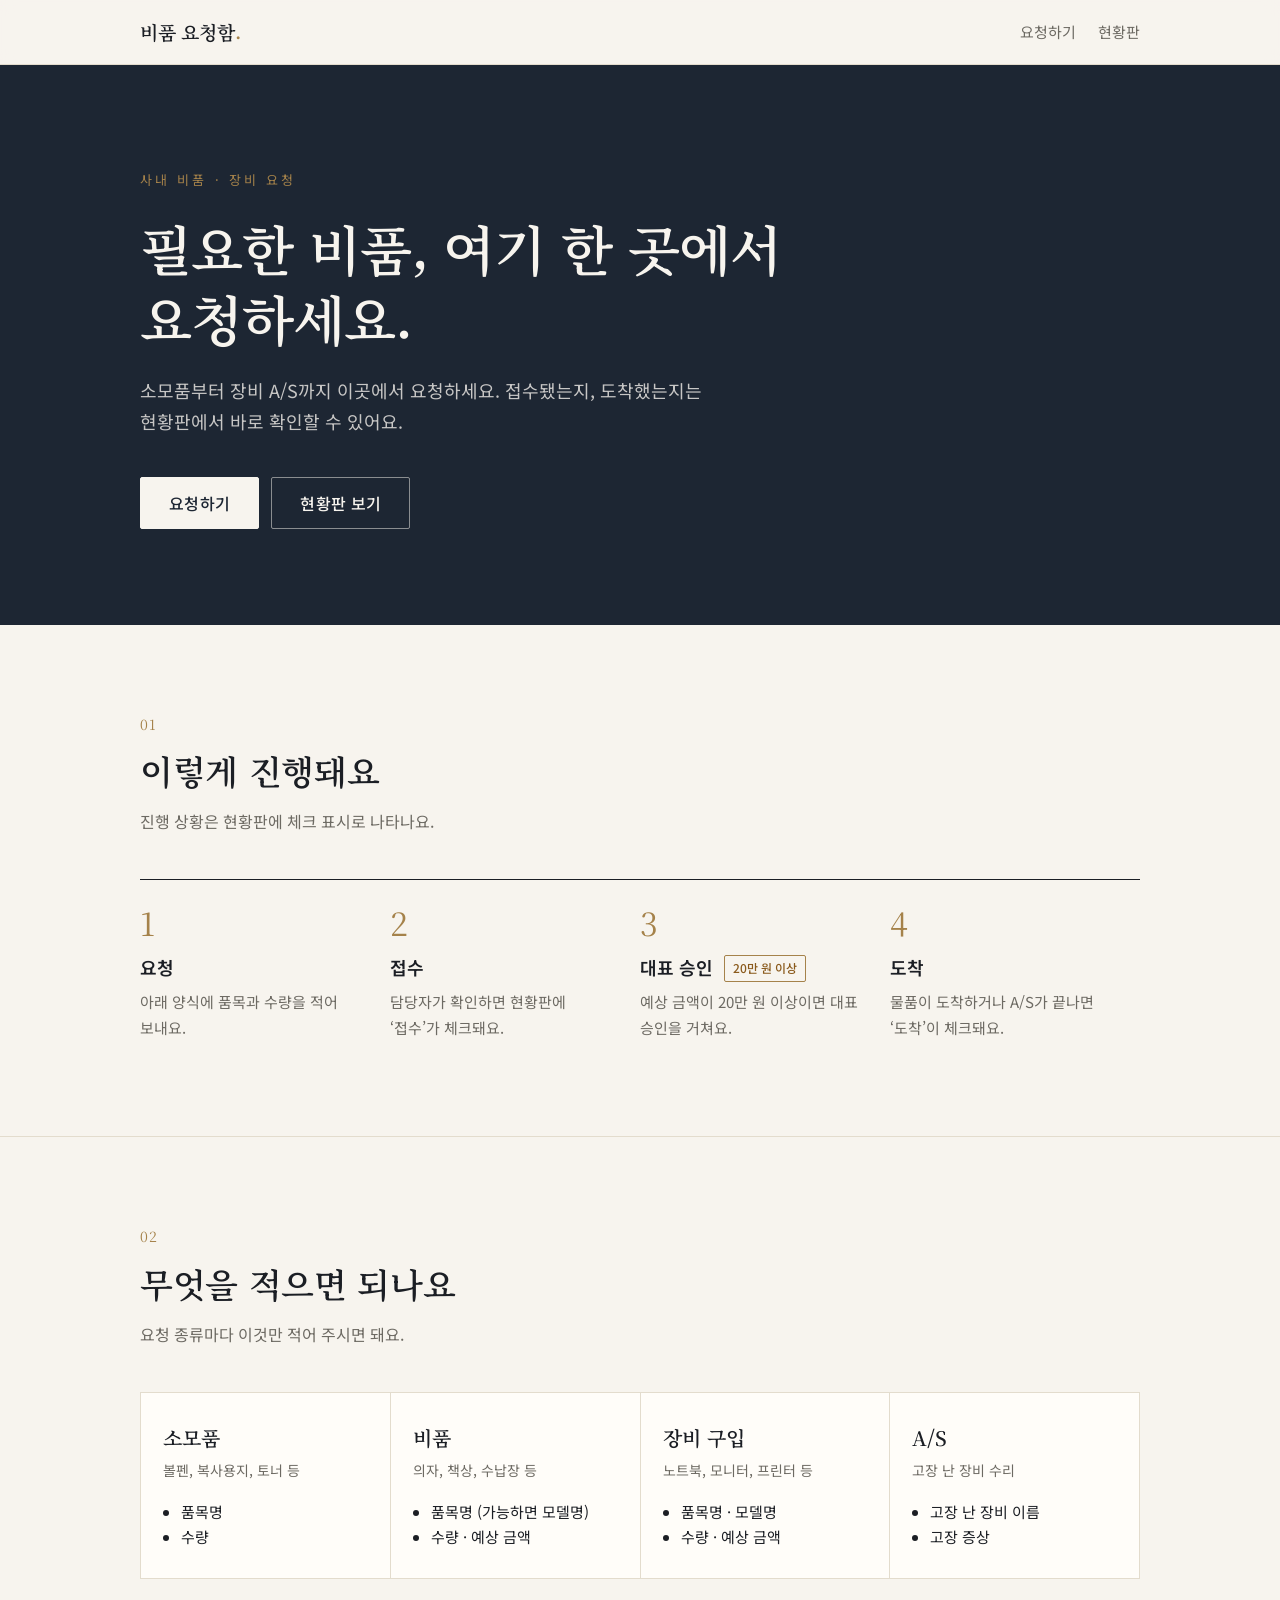
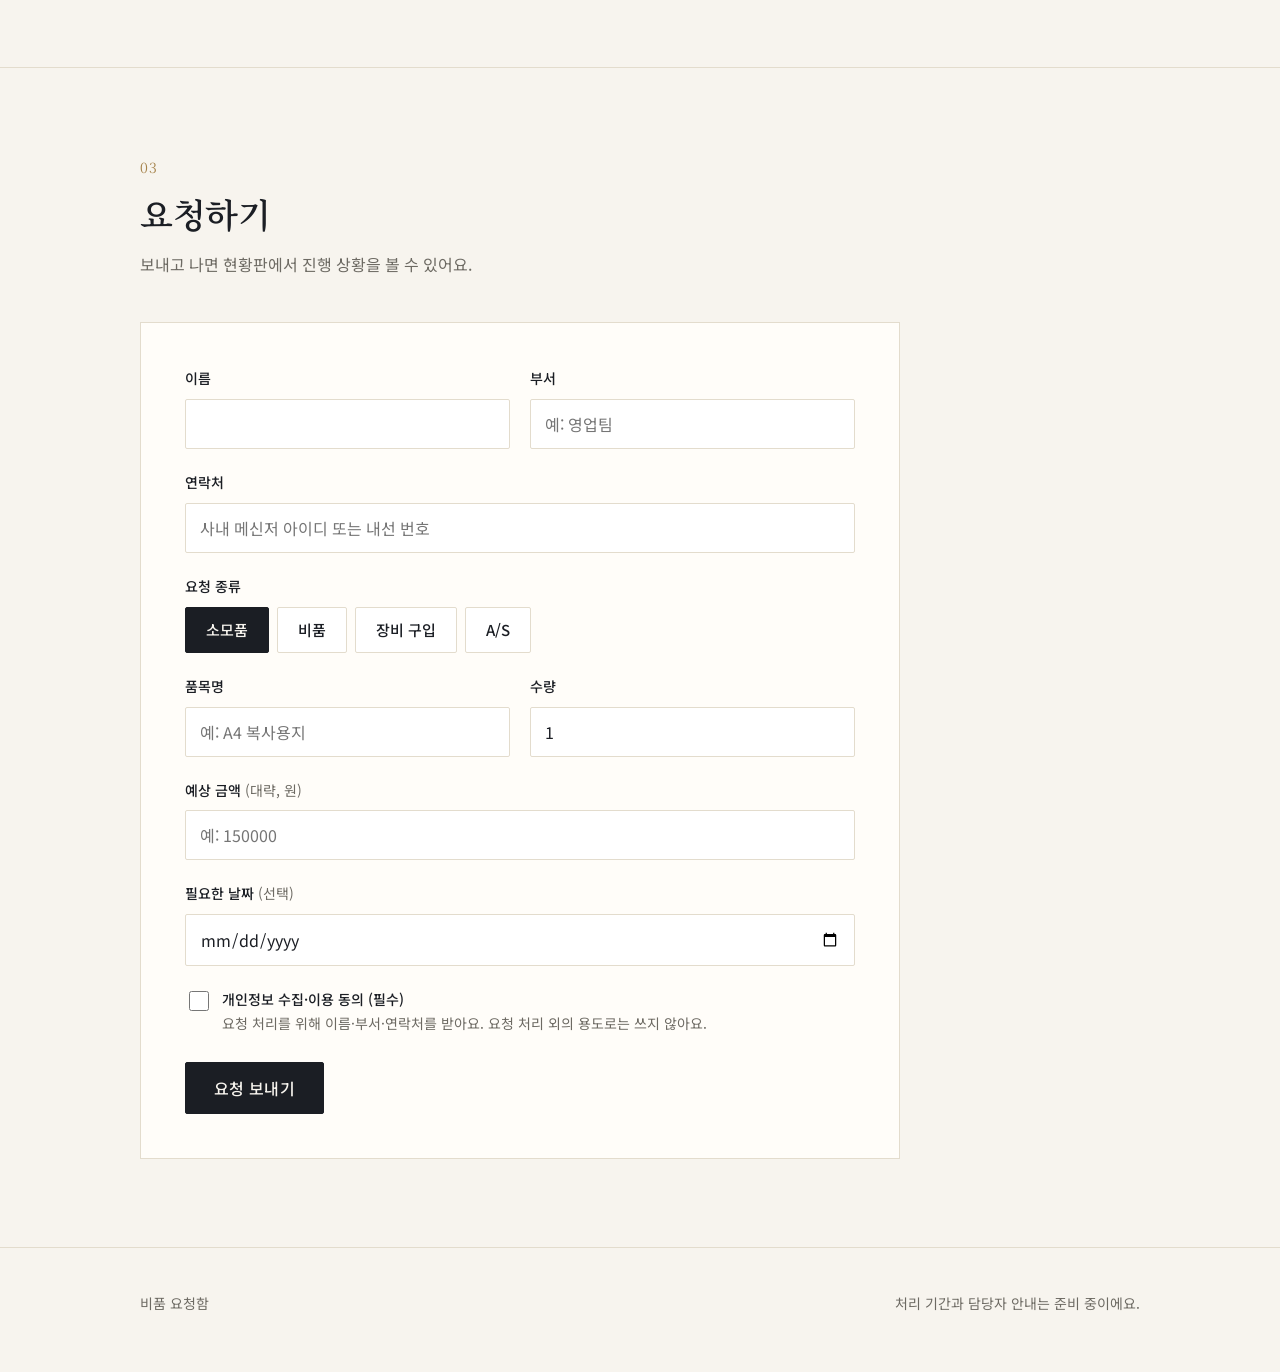
<file: index.html>
<!doctype html>
<html lang="ko">
<head>
<meta charset="utf-8">
<meta name="viewport" content="width=device-width, initial-scale=1">
<meta name="robots" content="noindex, nofollow">
<title>비품 요청함</title>
<link rel="preconnect" href="https://fonts.googleapis.com">
<link rel="preconnect" href="https://fonts.gstatic.com" crossorigin>
<link href="https://fonts.googleapis.com/css2?family=Noto+Sans+KR:wght@400;500;600&family=Noto+Serif+KR:wght@600&display=swap" rel="stylesheet">
<link rel="stylesheet" href="style.css">
</head>
<body>
<header class="top">
  <div class="wrap">
    <a class="brand" href="/">비품 요청함<span>.</span></a>
    <nav class="nav">
      <a href="#request">요청하기</a>
      <a href="/board.html">현황판</a>
    </nav>
  </div>
</header>

<main>
  <section class="hero">
    <div class="wrap">
      <p class="eyebrow">사내 비품 · 장비 요청</p>
      <h1>필요한 비품, 여기 한 곳에서 요청하세요.</h1>
      <p class="lead">소모품부터 장비 A/S까지 이곳에서 요청하세요. 접수됐는지, 도착했는지는 현황판에서 바로 확인할 수 있어요.</p>
      <div class="actions">
        <a class="btn light" href="#request">요청하기</a>
        <a class="btn outline-light" href="/board.html">현황판 보기</a>
      </div>
    </div>
  </section>

  <section class="block">
    <div class="wrap">
      <div class="section-head">
        <div class="no">01</div>
        <h2>이렇게 진행돼요</h2>
        <p>진행 상황은 현황판에 체크 표시로 나타나요.</p>
      </div>
      <ol class="steps">
        <li><div class="n">1</div><h3>요청</h3><p>아래 양식에 품목과 수량을 적어 보내요.</p></li>
        <li><div class="n">2</div><h3>접수</h3><p>담당자가 확인하면 현황판에 ‘접수’가 체크돼요.</p></li>
        <li><div class="n">3</div><h3>대표 승인 <span class="tag">20만 원 이상</span></h3><p>예상 금액이 20만 원 이상이면 대표 승인을 거쳐요.</p></li>
        <li><div class="n">4</div><h3>도착</h3><p>물품이 도착하거나 A/S가 끝나면 ‘도착’이 체크돼요.</p></li>
      </ol>
    </div>
  </section>

  <section class="block">
    <div class="wrap">
      <div class="section-head">
        <div class="no">02</div>
        <h2>무엇을 적으면 되나요</h2>
        <p>요청 종류마다 이것만 적어 주시면 돼요.</p>
      </div>
      <div class="kinds">
        <article>
          <h3>소모품</h3>
          <p class="eg">볼펜, 복사용지, 토너 등</p>
          <ul><li>품목명</li><li>수량</li></ul>
        </article>
        <article>
          <h3>비품</h3>
          <p class="eg">의자, 책상, 수납장 등</p>
          <ul><li>품목명 (가능하면 모델명)</li><li>수량 · 예상 금액</li></ul>
        </article>
        <article>
          <h3>장비 구입</h3>
          <p class="eg">노트북, 모니터, 프린터 등</p>
          <ul><li>품목명 · 모델명</li><li>수량 · 예상 금액</li></ul>
        </article>
        <article>
          <h3>A/S</h3>
          <p class="eg">고장 난 장비 수리</p>
          <ul><li>고장 난 장비 이름</li><li>고장 증상</li></ul>
        </article>
      </div>
    </div>
  </section>

  <section class="block" id="request">
    <div class="wrap">
      <div class="section-head">
        <div class="no">03</div>
        <h2>요청하기</h2>
        <p>보내고 나면 현황판에서 진행 상황을 볼 수 있어요.</p>
      </div>

      <div class="form-box">
        <form id="form" novalidate>
          <div class="grid2">
            <div class="field"><label for="name">이름</label><input type="text" id="name" maxlength="50" autocomplete="name" required></div>
            <div class="field"><label for="dept">부서</label><input type="text" id="dept" maxlength="50" placeholder="예: 영업팀" required></div>
          </div>
          <div class="field">
            <label for="contact">연락처</label>
            <input type="text" id="contact" maxlength="100" placeholder="사내 메신저 아이디 또는 내선 번호" required>
          </div>

          <div class="field">
            <span class="label">요청 종류</span>
            <div class="chips" role="radiogroup">
              <label><input type="radio" name="kind" value="소모품" checked><span>소모품</span></label>
              <label><input type="radio" name="kind" value="비품"><span>비품</span></label>
              <label><input type="radio" name="kind" value="장비 구입"><span>장비 구입</span></label>
              <label><input type="radio" name="kind" value="A/S"><span>A/S</span></label>
            </div>
          </div>

          <div class="grid2">
            <div class="field"><label for="item" id="itemLabel">품목명</label><input type="text" id="item" maxlength="200" placeholder="예: A4 복사용지" required></div>
            <div class="field"><label for="qty">수량</label><input type="number" id="qty" min="1" max="9999" value="1" inputmode="numeric"></div>
          </div>

          <div class="field">
            <label for="price"><span id="priceLabel">예상 금액</span> <span class="opt">(대략, 원)</span></label>
            <input type="number" id="price" min="0" step="1000" inputmode="numeric" placeholder="예: 150000">
          </div>
          <p class="notice" id="approvalNotice" hidden>20만 원 이상이라 <b>대표 승인</b>이 필요해요. 승인 후 진행돼요.</p>

          <div class="field" id="symptomField" hidden>
            <label for="symptom">고장 증상</label>
            <textarea id="symptom" maxlength="1000" placeholder="예: 전원은 켜지는데 화면이 안 나와요"></textarea>
          </div>

          <div class="field">
            <label for="needBy">필요한 날짜 <span class="opt">(선택)</span></label>
            <input type="date" id="needBy">
          </div>

          <div class="trap" aria-hidden="true">
            <label for="website">비워 두세요</label>
            <input type="text" id="website" tabindex="-1" autocomplete="off">
          </div>

          <label class="consent">
            <input type="checkbox" id="consent">
            <span><b>개인정보 수집·이용 동의 (필수)</b><br>요청 처리를 위해 이름·부서·연락처를 받아요. 요청 처리 외의 용도로는 쓰지 않아요.</span>
          </label>

          <button class="btn" type="submit" id="submit">요청 보내기</button>
          <p class="msg err" id="err" role="alert" hidden></p>
        </form>

        <div class="done" id="done" hidden>
          <h3>요청이 접수됐어요.</h3>
          <p>담당자가 확인하면 현황판에 ‘접수’가 체크돼요.</p>
          <div class="actions" style="justify-content:center">
            <a class="btn" href="/board.html">현황판에서 확인하기</a>
            <button class="btn ghost" type="button" id="again">하나 더 요청하기</button>
          </div>
        </div>
      </div>
    </div>
  </section>
</main>

<footer>
  <div class="wrap">
    <span>비품 요청함</span>
    <span>처리 기간과 담당자 안내는 준비 중이에요.</span>
  </div>
</footer>

<script>
const $ = (id) => document.getElementById(id);
const form = $('form');

function kind() { return form.querySelector('input[name=kind]:checked').value; }

function refresh() {
  const isAS = kind() === 'A/S';
  $('symptomField').hidden = !isAS;
  $('itemLabel').textContent = isAS ? '고장 난 장비' : '품목명';
  $('item').placeholder = isAS ? '예: 3층 회의실 프린터' : '예: A4 복사용지';
  $('priceLabel').textContent = isAS ? '예상 수리비' : '예상 금액';
  const p = Number($('price').value);
  $('approvalNotice').hidden = !(p >= 200000);
}
form.addEventListener('change', refresh);
$('price').addEventListener('input', refresh);
refresh();

form.addEventListener('submit', async (e) => {
  e.preventDefault();
  const err = $('err');
  err.hidden = true;
  const data = {
    name: $('name').value,
    dept: $('dept').value,
    contact: $('contact').value,
    kind: kind(),
    item: $('item').value,
    qty: Number($('qty').value) || 1,
    price: $('price').value === '' ? null : Number($('price').value),
    symptom: kind() === 'A/S' ? $('symptom').value : '',
    need_by: $('needBy').value || null,
    website: $('website').value,
    consent: $('consent').checked,
  };
  const btn = $('submit');
  btn.disabled = true;
  btn.textContent = '보내는 중…';
  try {
    const r = await fetch('/api/request', {
      method: 'POST',
      headers: { 'Content-Type': 'application/json' },
      body: JSON.stringify(data),
    });
    const j = await r.json().catch(() => ({}));
    if (!r.ok) throw new Error(j.error || '보내지 못했어요. 잠시 뒤 다시 시도해 주세요.');
    form.hidden = true;
    $('done').hidden = false;
  } catch (ex) {
    err.textContent = ex.message || '보내지 못했어요. 잠시 뒤 다시 시도해 주세요.';
    err.hidden = false;
  } finally {
    btn.disabled = false;
    btn.textContent = '요청 보내기';
  }
});

$('again').addEventListener('click', () => {
  ['item', 'price', 'symptom', 'needBy'].forEach((id) => { $(id).value = ''; });
  $('qty').value = 1;
  $('done').hidden = true;
  form.hidden = false;
  refresh();
  $('item').focus();
});
</script>
</body>
</html>
</file>
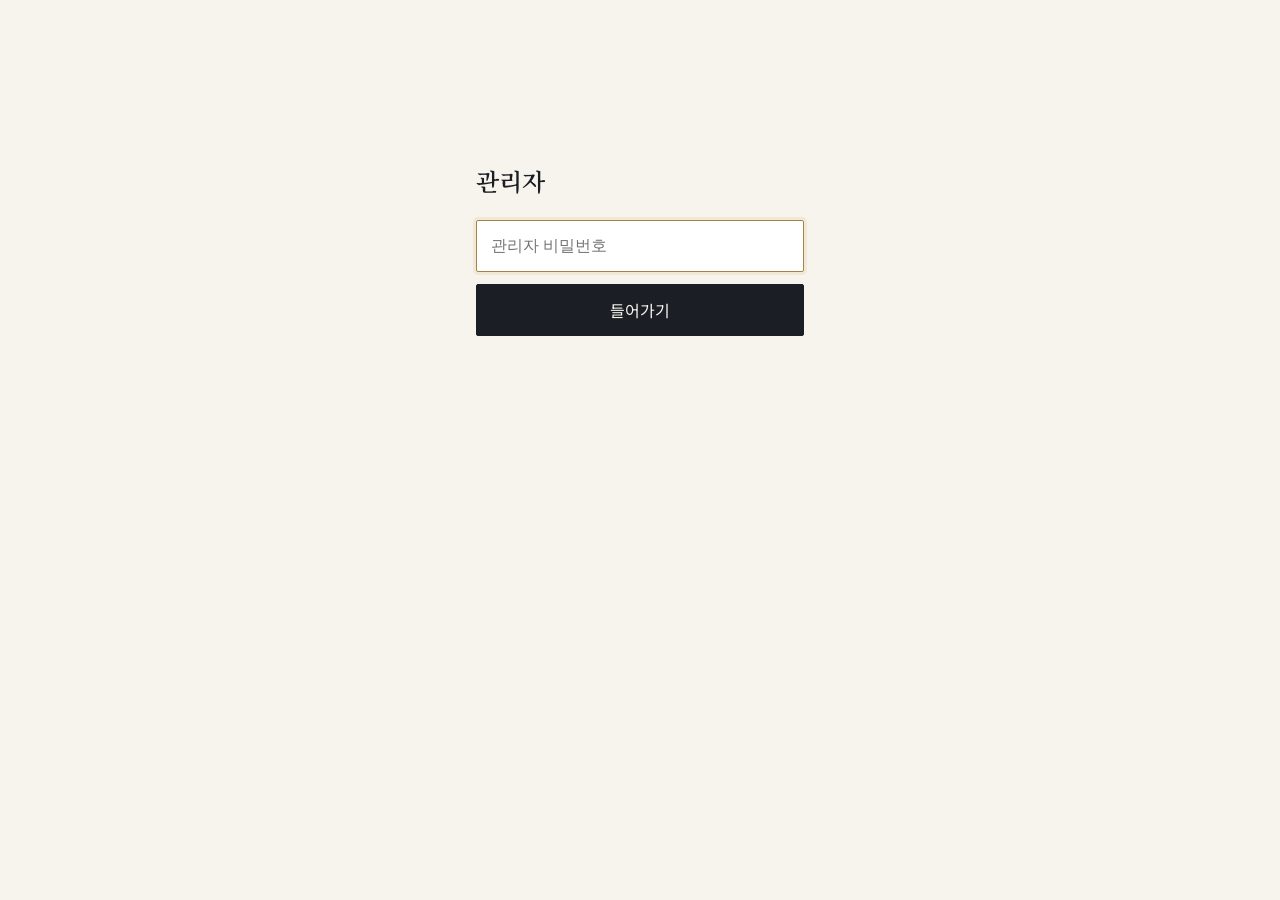
<file: admin/index.html>
<!doctype html>
<html lang="ko">
<head>
<meta charset="utf-8">
<meta name="viewport" content="width=device-width, initial-scale=1">
<meta name="robots" content="noindex, nofollow">
<title>관리자 · 비품 요청함</title>
<link rel="preconnect" href="https://fonts.googleapis.com">
<link rel="preconnect" href="https://fonts.gstatic.com" crossorigin>
<link href="https://fonts.googleapis.com/css2?family=Noto+Sans+KR:wght@400;500;600&family=Noto+Serif+KR:wght@600&display=swap" rel="stylesheet">
<style>
  :root { --ink:#1b1e24; --paper:#f7f4ee; --card:#fffdf9; --line:#e3dccd; --muted:#6d6a63; --gold:#a5824a; --gold-soft:#f1e8d6; --ok:#2f6b4f; --ok-soft:#e3efe7; }
  * { box-sizing: border-box; }
  [hidden] { display: none !important; }
  body { margin: 0; background: var(--paper); color: var(--ink); font: 16px/1.6 "Noto Sans KR", system-ui, sans-serif; word-break: keep-all; }
  .wrap { max-width: 760px; margin: 0 auto; padding: 0 16px 60px; }
  h1 { font-family: "Noto Serif KR", serif; font-weight: 600; font-size: 24px; margin: 32px 0 20px; }
  button { font: inherit; cursor: pointer; }
  .login { max-width: 360px; margin: 18vh auto 0; padding: 0 16px; }
  .login input { width: 100%; min-height: 52px; padding: 0 14px; border: 1px solid var(--line); border-radius: 2px; font-size: 16px; background: #fff; }
  .login input:focus { outline: none; border-color: var(--gold); box-shadow: 0 0 0 3px var(--gold-soft); }
  .btn { min-height: 52px; padding: 0 22px; border: 1px solid var(--ink); background: var(--ink); color: var(--paper); border-radius: 2px; }
  .login .btn { width: 100%; margin-top: 12px; }
  .err { color: #9b2c2c; margin: 12px 0 0; }
  .stats { display: grid; grid-template-columns: 1fr 1fr; gap: 12px; margin-bottom: 20px; }
  .stat { background: var(--card); border: 1px solid var(--line); padding: 16px; }
  .stat b { display: block; font-family: "Noto Serif KR", serif; font-size: 36px; line-height: 1.2; }
  .stat span { color: var(--muted); font-size: 14px; }
  .filters { display: flex; flex-wrap: wrap; gap: 8px; margin-bottom: 16px; }
  .filters button { min-height: 44px; padding: 0 16px; border: 1px solid var(--line); background: #fff; border-radius: 2px; }
  .filters button.on { background: var(--ink); color: var(--paper); border-color: var(--ink); }
  .card { background: var(--card); border: 1px solid var(--line); padding: 18px; margin-bottom: 12px; }
  .meta { color: var(--muted); font-size: 14px; }
  .item { font-size: 18px; font-weight: 600; margin: 4px 0; }
  .tag { display: inline-block; font-size: 12px; padding: 2px 8px; border: 1px solid var(--gold); color: #8a5a1c; border-radius: 2px; margin-left: 4px; vertical-align: 2px; font-weight: 500; }
  .who { margin: 8px 0; font-size: 15px; }
  .copy { border: 0; background: none; padding: 0; text-decoration: underline dotted; color: inherit; }
  .sym { background: #fff; border-left: 3px solid var(--line); padding: 8px 12px; margin: 8px 0; font-size: 15px; white-space: pre-wrap; }
  .checks { display: grid; grid-template-columns: 1fr 1fr; gap: 10px; margin-top: 14px; }
  .check { display: flex; align-items: center; justify-content: center; gap: 8px; min-height: 52px; border: 1px solid var(--line); background: #fff; border-radius: 2px; font-weight: 500; }
  .check.on { background: var(--ok-soft); border-color: var(--ok); color: var(--ok); }
  .check i { font-style: normal; display: inline-flex; width: 22px; height: 22px; border: 1.5px solid currentColor; border-radius: 3px; align-items: center; justify-content: center; font-size: 14px; }
  .tag.late { border-color: #9b2c2c; color: #9b2c2c; }
  .del-row { display: flex; flex-wrap: wrap; align-items: center; justify-content: flex-end; gap: 8px; margin-top: 12px; }
  .del-row button { min-height: 40px; padding: 0 14px; border-radius: 2px; font-size: 14px; }
  .del { border: 0; background: none; color: var(--muted); text-decoration: underline; }
  .del-row .ask, .del-row .del-yes, .del-row .del-no { display: none; }
  .del-row.asking .del { display: none; }
  .del-row.asking .ask { display: block; flex: 1 1 100%; text-align: right; font-size: 14px; color: #9b2c2c; }
  .del-row.asking .del-yes { display: inline-block; border: 1px solid #9b2c2c; background: #9b2c2c; color: #fff; }
  .del-row.asking .del-no { display: inline-block; border: 1px solid var(--line); background: #fff; }
  .empty { text-align: center; color: var(--muted); padding: 40px 0; }
  .bar { display: flex; justify-content: space-between; align-items: center; }
  .bar a, .bar button { font-size: 14px; color: var(--muted); background: none; border: 0; }
</style>
</head>
<body>
<form class="login" id="login">
  <h1>관리자</h1>
  <input type="password" id="pw" placeholder="관리자 비밀번호" autocomplete="current-password" aria-label="관리자 비밀번호">
  <button class="btn" type="submit">들어가기</button>
  <p class="err" id="loginErr" hidden></p>
</form>

<div class="wrap" id="app" hidden>
  <div class="bar">
    <h1>비품 요청 관리</h1>
    <button type="button" id="logout">나가기</button>
  </div>
  <div class="stats">
    <div class="stat"><b id="nNew">0</b><span>접수 안 한 요청</span></div>
    <div class="stat"><b id="nWait">0</b><span>도착 기다리는 요청</span></div>
  </div>
  <div class="filters" id="filters">
    <button type="button" data-f="new">접수 전</button>
    <button type="button" data-f="wait">도착 대기</button>
    <button type="button" data-f="done">도착 완료</button>
    <button type="button" data-f="all" class="on">전체</button>
  </div>
  <p class="err" id="appErr" hidden></p>
  <div id="list"></div>
</div>

<script>
const $ = (id) => document.getElementById(id);
const esc = (s) => String(s ?? '').replace(/[&<>"']/g, (c) => ({ '&': '&amp;', '<': '&lt;', '>': '&gt;', '"': '&quot;', "'": '&#39;' }[c]));
const won = (n) => n == null ? '' : `${Number(n).toLocaleString('ko-KR')}원`;
const today = () => { const d = new Date(); return `${d.getFullYear()}-${String(d.getMonth() + 1).padStart(2, '0')}-${String(d.getDate()).padStart(2, '0')}`; };
const when = (iso) => { const d = new Date(iso); return `${d.getMonth() + 1}/${d.getDate()} ${String(d.getHours()).padStart(2, '0')}:${String(d.getMinutes()).padStart(2, '0')}`; };
let rows = [];
let filter = 'all';

const pw = () => sessionStorage.getItem('adminPw') || '';

async function api(method, body, query = '') {
  const r = await fetch('/api/admin' + query, {
    method,
    headers: { 'x-admin-password': pw(), ...(body ? { 'Content-Type': 'application/json' } : {}) },
    body: body ? JSON.stringify(body) : undefined,
  });
  const j = await r.json().catch(() => ({}));
  if (r.status === 401) { showLogin('비밀번호가 맞지 않아요.'); throw new Error(''); }
  if (!r.ok) throw new Error(j.error || '문제가 생겼어요.');
  return j;
}

function showLogin(msg) {
  sessionStorage.removeItem('adminPw');
  $('app').hidden = true;
  $('login').hidden = false;
  $('loginErr').textContent = msg || '';
  $('loginErr').hidden = !msg;
  $('pw').value = '';
  $('pw').focus();
}

async function load() {
  try {
    const j = await api('GET');
    rows = j.rows || [];
    $('login').hidden = true;
    $('app').hidden = false;
    $('appErr').hidden = true;
    render();
  } catch (e) {
    if (e.message) { $('appErr').textContent = e.message; $('appErr').hidden = false; }
  }
}

function render() {
  $('nNew').textContent = rows.filter((r) => !r.received).length;
  $('nWait').textContent = rows.filter((r) => r.received && !r.arrived).length;
  const shown = rows.filter((r) =>
    filter === 'new' ? !r.received : filter === 'wait' ? r.received && !r.arrived : filter === 'done' ? r.arrived : true);
  if (!shown.length) { $('list').innerHTML = '<p class="empty">해당하는 요청이 없어요.</p>'; return; }
  $('list').innerHTML = shown.map((r) => `
    <div class="card">
      <div class="meta">${when(r.created_at)} · ${esc(r.kind)}${(r.price ?? 0) >= 200000 ? '<span class="tag">대표 승인 필요</span>' : ''}${r.need_by && r.need_by < today() && !r.arrived ? '<span class="tag late">기한 지남</span>' : ''}</div>
      <div class="item">${esc(r.item)} × ${r.qty}</div>
      <div class="meta">${r.price != null ? `예상 ${won(r.price)}` : '금액 미기재'}${r.need_by ? ` · ${esc(r.need_by)}까지 필요` : ''}</div>
      <div class="who">${esc(r.dept)} · ${esc(r.name)} · <button type="button" class="copy" data-copy="${esc(r.contact)}">${esc(r.contact)}</button></div>
      ${r.symptom ? `<div class="sym">${esc(r.symptom)}</div>` : ''}
      <div class="checks">
        <button type="button" class="check ${r.received ? 'on' : ''}" data-id="${r.id}" data-field="received" data-value="${!r.received}"><i>${r.received ? '✔' : ''}</i>접수</button>
        <button type="button" class="check ${r.arrived ? 'on' : ''}" data-id="${r.id}" data-field="arrived" data-value="${!r.arrived}"><i>${r.arrived ? '✔' : ''}</i>도착</button>
      </div>
      <div class="del-row" data-id="${r.id}">
        <button type="button" class="del">삭제</button>
        <span class="ask">이 요청을 삭제할까요? 되돌릴 수 없어요.</span>
        <button type="button" class="del-yes">삭제</button>
        <button type="button" class="del-no">취소</button>
      </div>
    </div>`).join('');
}

$('login').addEventListener('submit', (e) => {
  e.preventDefault();
  if (!$('pw').value) return;
  sessionStorage.setItem('adminPw', $('pw').value);
  load();
});
$('logout').addEventListener('click', () => showLogin());
$('filters').addEventListener('click', (e) => {
  const b = e.target.closest('button[data-f]');
  if (!b) return;
  filter = b.dataset.f;
  document.querySelectorAll('#filters button').forEach((x) => x.classList.toggle('on', x === b));
  render();
});
$('list').addEventListener('click', async (e) => {
  const copy = e.target.closest('.copy');
  if (copy) {
    try { await navigator.clipboard.writeText(copy.dataset.copy); copy.textContent = '복사했어요'; setTimeout(render, 1200); }
    catch { const s = getSelection(); const r = document.createRange(); r.selectNodeContents(copy); s.removeAllRanges(); s.addRange(r); }
    return;
  }
  // 삭제: 한 번 더 확인한 뒤에만 지운다
  const row = e.target.closest('.del-row');
  if (row) {
    if (e.target.closest('.del')) { row.classList.add('asking'); return; }
    if (e.target.closest('.del-no')) { row.classList.remove('asking'); return; }
    const yes = e.target.closest('.del-yes');
    if (!yes) return;
    yes.disabled = true;
    try {
      await api('DELETE', { id: Number(row.dataset.id) }, '?id=' + Number(row.dataset.id));
      await load();
    } catch (ex) {
      if (ex.message) { $('appErr').textContent = ex.message; $('appErr').hidden = false; }
      yes.disabled = false;
    }
    return;
  }
  const b = e.target.closest('.check');
  if (!b) return;
  b.disabled = true;
  try {
    await api('PATCH', { id: Number(b.dataset.id), field: b.dataset.field, value: b.dataset.value === 'true' });
    await load();
  } catch (ex) {
    if (ex.message) { $('appErr').textContent = ex.message; $('appErr').hidden = false; }
    b.disabled = false;
  }
});

if (pw()) load(); else $('pw').focus();
</script>
</body>
</html>
</file>
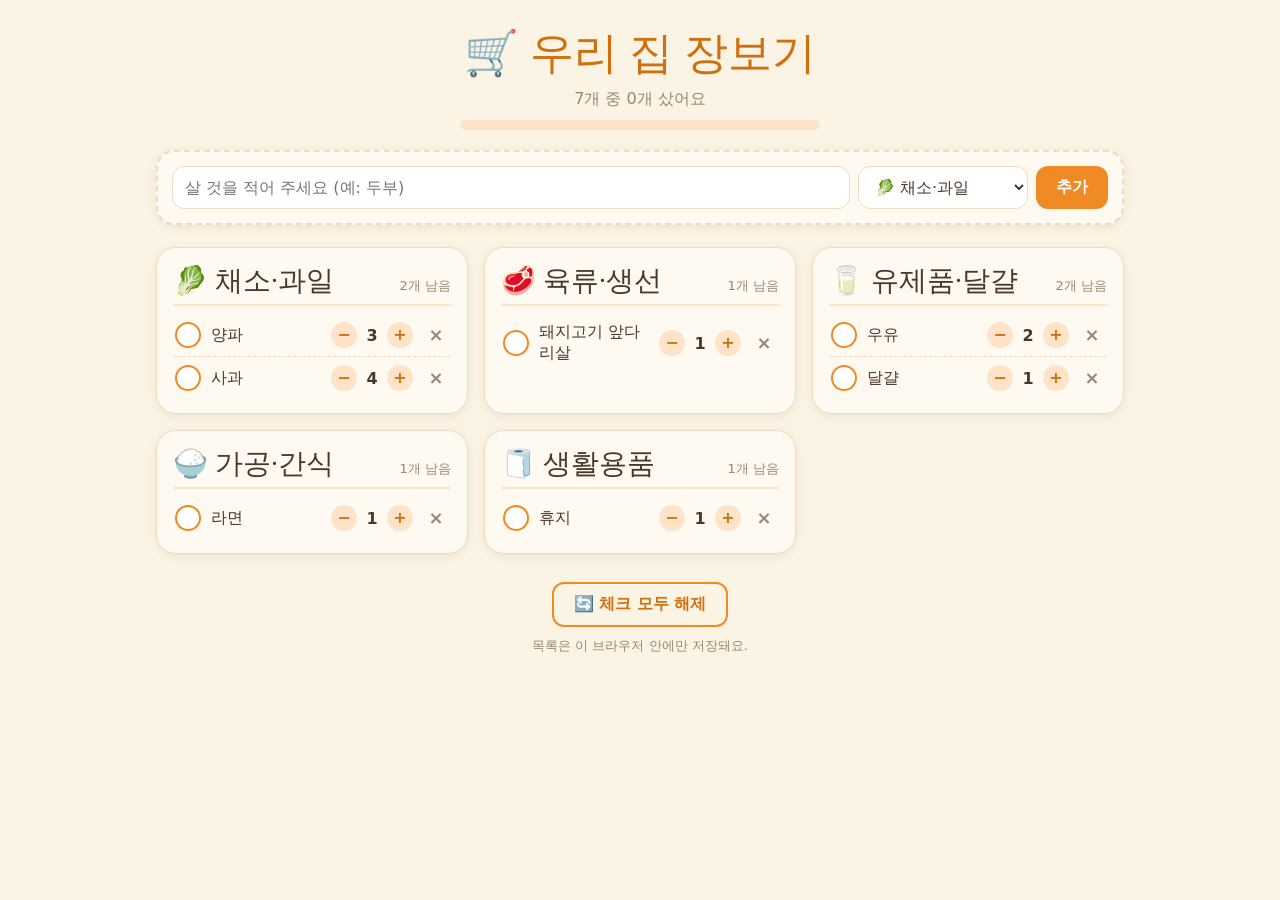
<file: 장보기.html>
<!doctype html>
<html lang="ko">
<head>
<meta charset="utf-8">
<meta name="viewport" content="width=device-width, initial-scale=1">
<title>우리 집 장보기</title>
<style>
  :root {
    --bg: #fbf3e4;
    --card: #fffaf1;
    --line: #ecdcc0;
    --text: #4a3828;
    --muted: #9a8670;
    --accent: #f08a24;
    --accent-dark: #d16f0e;
    --accent-soft: #fde3c8;
    --shadow: 0 2px 10px rgba(120, 80, 30, 0.10);
    --hand: "Nanum Pen Script", "나눔손글씨 펜", "Gaegu", "Segoe Print", "Comic Sans MS", "Malgun Gothic", cursive;
    --body: "Malgun Gothic", "맑은 고딕", "Apple SD Gothic Neo", system-ui, sans-serif;
  }
  * { box-sizing: border-box; }
  body {
    margin: 0;
    background: var(--bg);
    color: var(--text);
    font-family: var(--body);
    font-size: 16px;
  }
  .wrap { max-width: 1000px; margin: 0 auto; padding: 24px 16px 48px; }

  header { text-align: center; margin-bottom: 20px; }
  h1 {
    font-family: var(--hand);
    font-size: 44px;
    font-weight: normal;
    margin: 0;
    color: var(--accent-dark);
  }
  .progress-text { color: var(--muted); margin: 6px 0 10px; }
  .bar { height: 10px; background: var(--accent-soft); border-radius: 99px; overflow: hidden; max-width: 360px; margin: 0 auto; }
  .bar > div { height: 100%; width: 0; background: var(--accent); border-radius: 99px; transition: width .3s; }

  form.add {
    display: flex; flex-wrap: wrap; gap: 8px;
    background: var(--card); border: 2px dashed var(--line);
    border-radius: 18px; padding: 14px; margin-bottom: 22px; box-shadow: var(--shadow);
  }
  form.add input, form.add select {
    font: inherit; color: inherit; background: #fff;
    border: 1.5px solid var(--line); border-radius: 12px; padding: 10px 12px;
  }
  form.add input { flex: 1 1 200px; min-width: 0; }
  form.add select { flex: 0 1 170px; }
  form.add input:focus, form.add select:focus { outline: 2px solid var(--accent); border-color: transparent; }
  .btn {
    font: inherit; font-weight: bold; cursor: pointer;
    background: var(--accent); color: #fff; border: none;
    border-radius: 12px; padding: 10px 20px;
  }
  .btn:hover { background: var(--accent-dark); }
  .btn.ghost { background: transparent; color: var(--accent-dark); border: 2px solid var(--accent); }
  .btn.ghost:hover { background: var(--accent-soft); }

  .grid { display: grid; grid-template-columns: repeat(auto-fill, minmax(280px, 1fr)); gap: 16px; }
  .card {
    background: var(--card); border: 1.5px solid var(--line);
    border-radius: 20px; padding: 14px 16px; box-shadow: var(--shadow);
  }
  .card h2 {
    font-family: var(--hand); font-weight: normal; font-size: 28px;
    margin: 0 0 8px; display: flex; justify-content: space-between; align-items: baseline;
    border-bottom: 2px solid var(--accent-soft); padding-bottom: 4px;
  }
  .card h2 small { font-family: var(--body); font-size: 13px; color: var(--muted); }
  .empty { color: var(--muted); font-size: 14px; padding: 8px 2px; }

  ul { list-style: none; margin: 0; padding: 0; }
  li { display: flex; align-items: center; gap: 10px; padding: 8px 2px; border-bottom: 1px dashed var(--line); }
  li:last-child { border-bottom: none; }
  .check {
    flex: none; width: 26px; height: 26px; border-radius: 50%;
    border: 2.5px solid var(--accent); background: #fff; cursor: pointer; padding: 0;
    display: grid; place-items: center; color: #fff; font-size: 15px;
  }
  .check[aria-checked="true"] { background: var(--accent); }
  .name { flex: 1; min-width: 0; overflow-wrap: anywhere; cursor: pointer; }
  li.done .name { text-decoration: line-through; text-decoration-color: var(--accent); text-decoration-thickness: 2px; color: var(--muted); }
  li.done .qty { opacity: .5; }
  .qty { display: flex; align-items: center; gap: 4px; flex: none; }
  .qty button, .del {
    width: 26px; height: 26px; border-radius: 50%; border: none; cursor: pointer;
    font: inherit; font-weight: bold; line-height: 1; padding: 0;
  }
  .qty button { background: var(--accent-soft); color: var(--accent-dark); }
  .qty button:hover { background: #fbd0a3; }
  .qty span { min-width: 22px; text-align: center; font-weight: bold; }
  .del { background: transparent; color: var(--muted); font-size: 18px; }
  .del:hover { color: #c0392b; background: #fbe4df; }

  footer { text-align: center; margin-top: 28px; }
  .note { color: var(--muted); font-size: 13px; margin-top: 10px; }

  @media (max-width: 480px) {
    h1 { font-size: 36px; }
    form.add select, form.add .btn { flex: 1 1 auto; }
  }
</style>
</head>
<body>
<div class="wrap">
  <header>
    <h1>🛒 우리 집 장보기</h1>
    <p class="progress-text" id="progressText"></p>
    <div class="bar"><div id="bar"></div></div>
  </header>

  <form class="add" id="addForm" autocomplete="off">
    <input id="newName" type="text" placeholder="살 것을 적어 주세요 (예: 두부)" maxlength="40" aria-label="품목 이름">
    <select id="newCat" aria-label="카테고리"></select>
    <button class="btn" type="submit">추가</button>
  </form>

  <main class="grid" id="grid"></main>

  <footer>
    <button class="btn ghost" id="resetBtn" type="button">🔄 체크 모두 해제</button>
    <p class="note">목록은 이 브라우저 안에만 저장돼요.</p>
  </footer>
</div>

<script>
  const STORAGE_KEY = "our-home-grocery-list-v1";
  const CATEGORIES = [
    { id: "veg",   label: "🥬 채소·과일" },
    { id: "meat",  label: "🥩 육류·생선" },
    { id: "dairy", label: "🥛 유제품·달걀" },
    { id: "snack", label: "🍚 가공·간식" },
    { id: "home",  label: "🧻 생활용품" },
  ];
  const SAMPLE = [
    ["양파", "veg", 3], ["사과", "veg", 4],
    ["돼지고기 앞다리살", "meat", 1],
    ["우유", "dairy", 2], ["달걀", "dairy", 1],
    ["라면", "snack", 1],
    ["휴지", "home", 1],
  ];

  let items = load();

  function load() {
    try {
      const saved = localStorage.getItem(STORAGE_KEY);
      if (saved) return JSON.parse(saved);
    } catch (e) {}
    return SAMPLE.map(([name, cat, qty], i) => ({ id: Date.now() + i, name, cat, qty, done: false }));
  }
  function save() {
    try { localStorage.setItem(STORAGE_KEY, JSON.stringify(items)); } catch (e) {}
  }

  const grid = document.getElementById("grid");
  const catSelect = document.getElementById("newCat");
  CATEGORIES.forEach(c => catSelect.add(new Option(c.label, c.id)));

  function render() {
    grid.innerHTML = "";
    CATEGORIES.forEach(cat => {
      const list = items.filter(it => it.cat === cat.id);
      // 안 산 것 먼저, 산 것은 아래로 (같은 그룹 안에서는 추가한 순서 유지)
      list.sort((a, b) => a.done - b.done);
      const left = list.filter(it => !it.done).length;

      const card = document.createElement("section");
      card.className = "card";
      const h2 = document.createElement("h2");
      h2.textContent = cat.label;
      const small = document.createElement("small");
      small.textContent = list.length ? `${left}개 남음` : "";
      h2.appendChild(small);
      card.appendChild(h2);

      if (!list.length) {
        const p = document.createElement("p");
        p.className = "empty";
        p.textContent = "아직 항목이 없어요";
        card.appendChild(p);
      } else {
        const ul = document.createElement("ul");
        list.forEach(it => ul.appendChild(renderItem(it)));
        card.appendChild(ul);
      }
      grid.appendChild(card);
    });

    const total = items.length;
    const done = items.filter(it => it.done).length;
    document.getElementById("progressText").textContent =
      total ? `${total}개 중 ${done}개 샀어요` + (done === total ? " 🎉" : "") : "목록이 비어 있어요";
    document.getElementById("bar").style.width = total ? (done / total * 100) + "%" : "0";
  }

  function renderItem(it) {
    const li = document.createElement("li");
    if (it.done) li.classList.add("done");

    const check = document.createElement("button");
    check.className = "check";
    check.type = "button";
    check.setAttribute("role", "checkbox");
    check.setAttribute("aria-checked", it.done);
    check.setAttribute("aria-label", it.name + " 체크");
    check.textContent = it.done ? "✓" : "";
    check.onclick = () => toggle(it.id);

    const name = document.createElement("span");
    name.className = "name";
    name.textContent = it.name;
    name.onclick = () => toggle(it.id);

    const qty = document.createElement("div");
    qty.className = "qty";
    const minus = document.createElement("button");
    minus.type = "button"; minus.textContent = "−"; minus.setAttribute("aria-label", "수량 줄이기");
    minus.onclick = () => changeQty(it.id, -1);
    const num = document.createElement("span");
    num.textContent = it.qty;
    const plus = document.createElement("button");
    plus.type = "button"; plus.textContent = "+"; plus.setAttribute("aria-label", "수량 늘리기");
    plus.onclick = () => changeQty(it.id, 1);
    qty.append(minus, num, plus);

    const del = document.createElement("button");
    del.className = "del";
    del.type = "button";
    del.textContent = "×";
    del.setAttribute("aria-label", it.name + " 지우기");
    del.onclick = () => remove(it.id);

    li.append(check, name, qty, del);
    return li;
  }

  function update(fn) { fn(); save(); render(); }
  function toggle(id) { update(() => { const it = items.find(x => x.id === id); it.done = !it.done; }); }
  function changeQty(id, d) { update(() => { const it = items.find(x => x.id === id); it.qty = Math.max(1, it.qty + d); }); }
  function remove(id) {
    const it = items.find(x => x.id === id);
    if (!confirm(`'${it.name}'을(를) 목록에서 지울까요?`)) return;
    update(() => { items = items.filter(x => x.id !== id); });
  }

  document.getElementById("addForm").addEventListener("submit", e => {
    e.preventDefault();
    const input = document.getElementById("newName");
    const name = input.value.trim();
    if (!name) { input.focus(); return; }
    update(() => items.push({ id: Date.now(), name, cat: catSelect.value, qty: 1, done: false }));
    input.value = "";
    input.focus();
  });

  document.getElementById("resetBtn").addEventListener("click", () => {
    if (!items.some(it => it.done)) return;
    if (!confirm("체크를 모두 해제할까요? (항목은 그대로 남아요)")) return;
    update(() => items.forEach(it => it.done = false));
  });

  // 다른 탭에서 바꾼 내용도 바로 반영
  window.addEventListener("storage", e => { if (e.key === STORAGE_KEY) { items = load(); render(); } });

  render();
</script>
</body>
</html>
</file>
<file: style.css>
:root {
  --ink: #1b1e24;
  --night: #1d2633;
  --paper: #f7f4ee;
  --card: #fffdf9;
  --line: #e3dccd;
  --muted: #6d6a63;
  --gold: #a5824a;
  --gold-soft: #f1e8d6;
  --ok: #2f6b4f;
  --ok-soft: #e3efe7;
  --warn: #8a5a1c;
  --serif: "Noto Serif KR", serif;
  --sans: "Noto Sans KR", system-ui, sans-serif;
}
* { box-sizing: border-box; }
[hidden] { display: none !important; }
html { scroll-behavior: smooth; }
body {
  margin: 0;
  background: var(--paper);
  color: var(--ink);
  font-family: var(--sans);
  font-size: 16px;
  line-height: 1.7;
  word-break: keep-all;
}
a { color: inherit; }
.wrap { max-width: 1040px; margin: 0 auto; padding: 0 20px; }

/* 머리 */
.top {
  position: sticky; top: 0; z-index: 10;
  background: rgba(247, 244, 238, .92);
  backdrop-filter: blur(8px);
  border-bottom: 1px solid var(--line);
}
.top .wrap { display: flex; align-items: center; justify-content: space-between; height: 64px; }
.brand { font-family: var(--serif); font-weight: 600; font-size: 19px; text-decoration: none; letter-spacing: -.01em; }
.brand span { color: var(--gold); }
.nav { display: flex; gap: 22px; font-size: 15px; }
.nav a { text-decoration: none; color: var(--muted); }
.nav a:hover, .nav a[aria-current="page"] { color: var(--ink); }

/* 버튼 */
.btn {
  display: inline-flex; align-items: center; justify-content: center;
  min-height: 52px; padding: 0 28px;
  border: 1px solid var(--ink); border-radius: 2px;
  background: var(--ink); color: var(--paper);
  font: 500 16px var(--sans); letter-spacing: .02em;
  text-decoration: none; cursor: pointer;
  transition: background .2s, color .2s;
}
.btn:hover { background: var(--gold); border-color: var(--gold); }
.btn.ghost { background: transparent; color: var(--ink); }
.btn.ghost:hover { background: var(--ink); color: var(--paper); border-color: var(--ink); }
.btn.light { background: var(--paper); color: var(--night); border-color: var(--paper); }
.btn.light:hover { background: var(--gold); border-color: var(--gold); color: #fff; }
.btn.outline-light { background: transparent; color: var(--paper); border-color: rgba(247,244,238,.5); }
.btn.outline-light:hover { border-color: var(--paper); }
.btn:disabled { opacity: .55; cursor: wait; }

/* 첫 화면 */
.hero { background: var(--night); color: var(--paper); padding: 104px 0 96px; }
.eyebrow { font-size: 13px; letter-spacing: .24em; color: var(--gold); margin: 0 0 22px; }
.hero h1 {
  font-family: var(--serif); font-weight: 600;
  font-size: clamp(32px, 5.6vw, 54px); line-height: 1.3; letter-spacing: -.02em;
  margin: 0 0 22px; max-width: 14em;
}
.hero p.lead { color: rgba(247,244,238,.78); font-size: 18px; margin: 0 0 40px; max-width: 34em; }
.actions { display: flex; flex-wrap: wrap; gap: 12px; }

/* 섹션 */
section.block { padding: 88px 0; border-bottom: 1px solid var(--line); }
.section-head { margin-bottom: 44px; }
.section-head .no { font-family: var(--serif); color: var(--gold); font-size: 14px; letter-spacing: .1em; }
.section-head h2 { font-family: var(--serif); font-weight: 600; font-size: clamp(26px, 3.6vw, 34px); margin: 6px 0 8px; letter-spacing: -.01em; }
.section-head p { color: var(--muted); margin: 0; }

/* 진행 순서 */
.steps { list-style: none; margin: 0; padding: 0; display: grid; grid-template-columns: repeat(4, 1fr); border-top: 1px solid var(--ink); }
.steps li { padding: 26px 22px 8px 0; }
.steps .n { font-family: var(--serif); font-size: 32px; color: var(--gold); line-height: 1; }
.steps h3 { font-size: 18px; margin: 14px 0 6px; font-weight: 600; }
.steps p { margin: 0; color: var(--muted); font-size: 15px; }
.tag { display: inline-block; font-size: 12px; padding: 2px 8px; border: 1px solid var(--gold); color: var(--warn); border-radius: 2px; margin-left: 6px; vertical-align: 2px; font-weight: 500; }

/* 요청 종류 */
.kinds { display: grid; grid-template-columns: repeat(4, 1fr); gap: 1px; background: var(--line); border: 1px solid var(--line); }
.kinds article { background: var(--card); padding: 28px 22px; }
.kinds h3 { font-family: var(--serif); font-size: 20px; font-weight: 600; margin: 0 0 4px; }
.kinds .eg { color: var(--muted); font-size: 14px; margin: 0 0 16px; }
.kinds ul { margin: 0; padding-left: 18px; font-size: 15px; }

/* 폼 */
.form-box { background: var(--card); border: 1px solid var(--line); padding: 44px; max-width: 760px; }
.grid2 { display: grid; grid-template-columns: 1fr 1fr; gap: 0 20px; }
.field { margin-bottom: 22px; }
.field label, .field .label { display: block; font-size: 14px; font-weight: 500; margin-bottom: 8px; }
.field .opt { color: var(--muted); font-weight: 400; }
.field input[type=text], .field input[type=number], .field input[type=date], .field select, .field textarea {
  width: 100%; min-height: 50px; padding: 12px 14px;
  border: 1px solid var(--line); border-radius: 2px; background: #fff;
  font: 16px var(--sans); color: var(--ink);
}
.field textarea { min-height: 110px; resize: vertical; }
.field input:focus, .field select:focus, .field textarea:focus { outline: none; border-color: var(--gold); box-shadow: 0 0 0 3px var(--gold-soft); }
.hint { font-size: 13px; color: var(--muted); margin: 6px 0 0; }
.chips { display: flex; flex-wrap: wrap; gap: 8px; }
.chips label { margin: 0; }
.chips input { position: absolute; opacity: 0; pointer-events: none; }
.chips span {
  display: inline-flex; align-items: center; min-height: 46px; padding: 0 20px;
  border: 1px solid var(--line); border-radius: 2px; background: #fff; cursor: pointer; font-size: 15px;
}
.chips input:checked + span { background: var(--ink); color: var(--paper); border-color: var(--ink); }
.chips input:focus-visible + span { box-shadow: 0 0 0 3px var(--gold-soft); }
.notice { background: var(--gold-soft); border-left: 3px solid var(--gold); padding: 12px 16px; font-size: 14px; color: var(--warn); margin: -8px 0 22px; }
.consent { display: flex; gap: 10px; align-items: flex-start; font-size: 14px; color: var(--muted); margin: 8px 0 26px; }
.consent input { width: 20px; height: 20px; margin-top: 3px; accent-color: var(--ink); flex: none; }
.consent b { color: var(--ink); font-weight: 500; }
.trap { position: absolute; left: -9999px; width: 1px; height: 1px; overflow: hidden; }
.msg { margin: 16px 0 0; font-size: 15px; }
.msg.err { color: #9b2c2c; }
.done { text-align: center; padding: 20px 0; }
.done h3 { font-family: var(--serif); font-size: 26px; font-weight: 600; margin: 0 0 8px; }
.done p { color: var(--muted); margin: 0 0 26px; }

/* 현황판 */
.page-head { padding: 64px 0 36px; }
.page-head h1 { font-family: var(--serif); font-weight: 600; font-size: clamp(30px, 4.4vw, 42px); margin: 0 0 8px; letter-spacing: -.01em; }
.page-head p { color: var(--muted); margin: 0; }
.toolbar { display: flex; flex-wrap: wrap; align-items: center; gap: 12px; margin-bottom: 18px; }
.toolbar select { min-height: 46px; padding: 0 14px; border: 1px solid var(--line); background: #fff; font: 15px var(--sans); border-radius: 2px; }
.toolbar .count { color: var(--muted); font-size: 14px; margin-left: auto; }
.board { width: 100%; border-collapse: collapse; background: var(--card); border: 1px solid var(--line); font-size: 15px; }
.board th { text-align: left; font-weight: 500; font-size: 13px; color: var(--muted); padding: 14px 16px; border-bottom: 1px solid var(--ink); white-space: nowrap; }
.board td { padding: 16px; border-bottom: 1px solid var(--line); vertical-align: middle; }
.board tr:last-child td { border-bottom: 0; }
.pill { display: inline-block; font-size: 13px; padding: 3px 10px; border-radius: 99px; white-space: nowrap; }
.pill.on { background: var(--ok-soft); color: var(--ok); }
.pill.off { background: #efece6; color: #8d8a83; }
.empty { background: var(--card); border: 1px solid var(--line); padding: 48px 20px; text-align: center; color: var(--muted); }

footer { padding: 44px 0 56px; color: var(--muted); font-size: 14px; }
footer .wrap { display: flex; flex-wrap: wrap; gap: 8px 24px; justify-content: space-between; }

@media (max-width: 820px) {
  .steps, .kinds { grid-template-columns: 1fr 1fr; }
}
@media (max-width: 600px) {
  .wrap { padding: 0 16px; }
  .nav { gap: 16px; }
  .hero { padding: 72px 0 68px; }
  .hero p.lead { font-size: 16px; }
  .actions .btn { flex: 1 1 100%; }
  section.block { padding: 64px 0; }
  .steps, .kinds, .grid2 { grid-template-columns: 1fr; }
  .steps li { border-bottom: 1px solid var(--line); padding: 20px 0; }
  .form-box { padding: 26px 18px; }
  .board thead { display: none; }
  .board, .board tbody, .board tr, .board td { display: block; width: 100%; }
  .board tr { padding: 16px; border-bottom: 1px solid var(--line); }
  .board td { padding: 2px 0; border: 0; }
  .board td[data-k]::before { content: attr(data-k) " · "; color: var(--muted); font-size: 13px; }
  .board td.item { font-weight: 500; font-size: 16px; margin: 4px 0; }
  .board td.status { display: inline-block; width: auto; margin: 8px 6px 0 0; }
}
</file>
